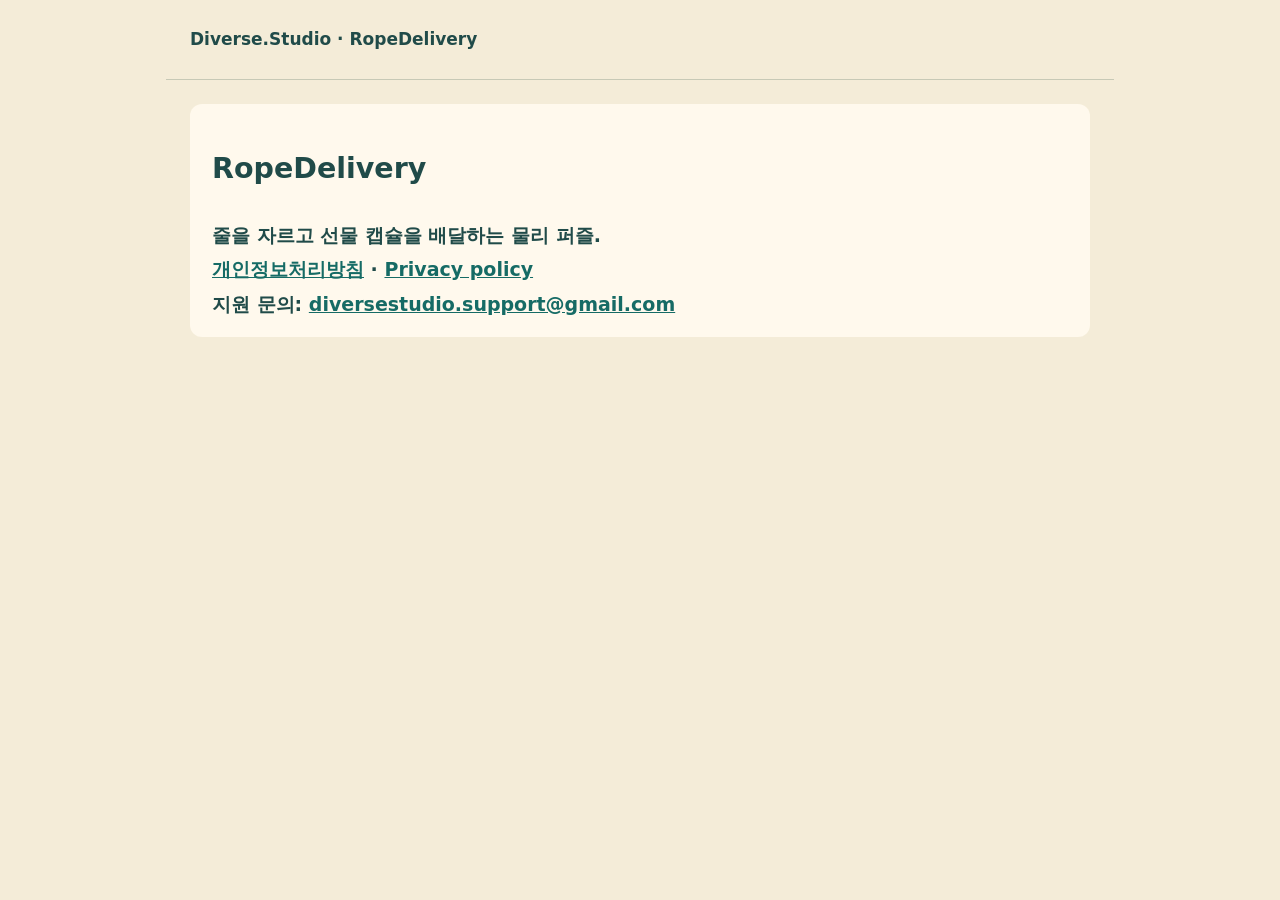
<file: index.html>
<!doctype html><html lang="ko"><head><meta charset="utf-8"><meta name="viewport" content="width=device-width,initial-scale=1"><title>RopeDelivery Support · Diverse.Studio</title><link rel="stylesheet" href="style.css"></head><body><header><b>Diverse.Studio · RopeDelivery</b></header><main><section><h1>RopeDelivery</h1><p>줄을 자르고 선물 캡슐을 배달하는 물리 퍼즐.</p><p><a href="privacy-ko.html">개인정보처리방침</a> · <a href="privacy-en.html">Privacy policy</a></p><p>지원 문의: <a href="mailto:diversestudio.support@gmail.com">diversestudio.support@gmail.com</a></p></section></main></body></html>
</file>
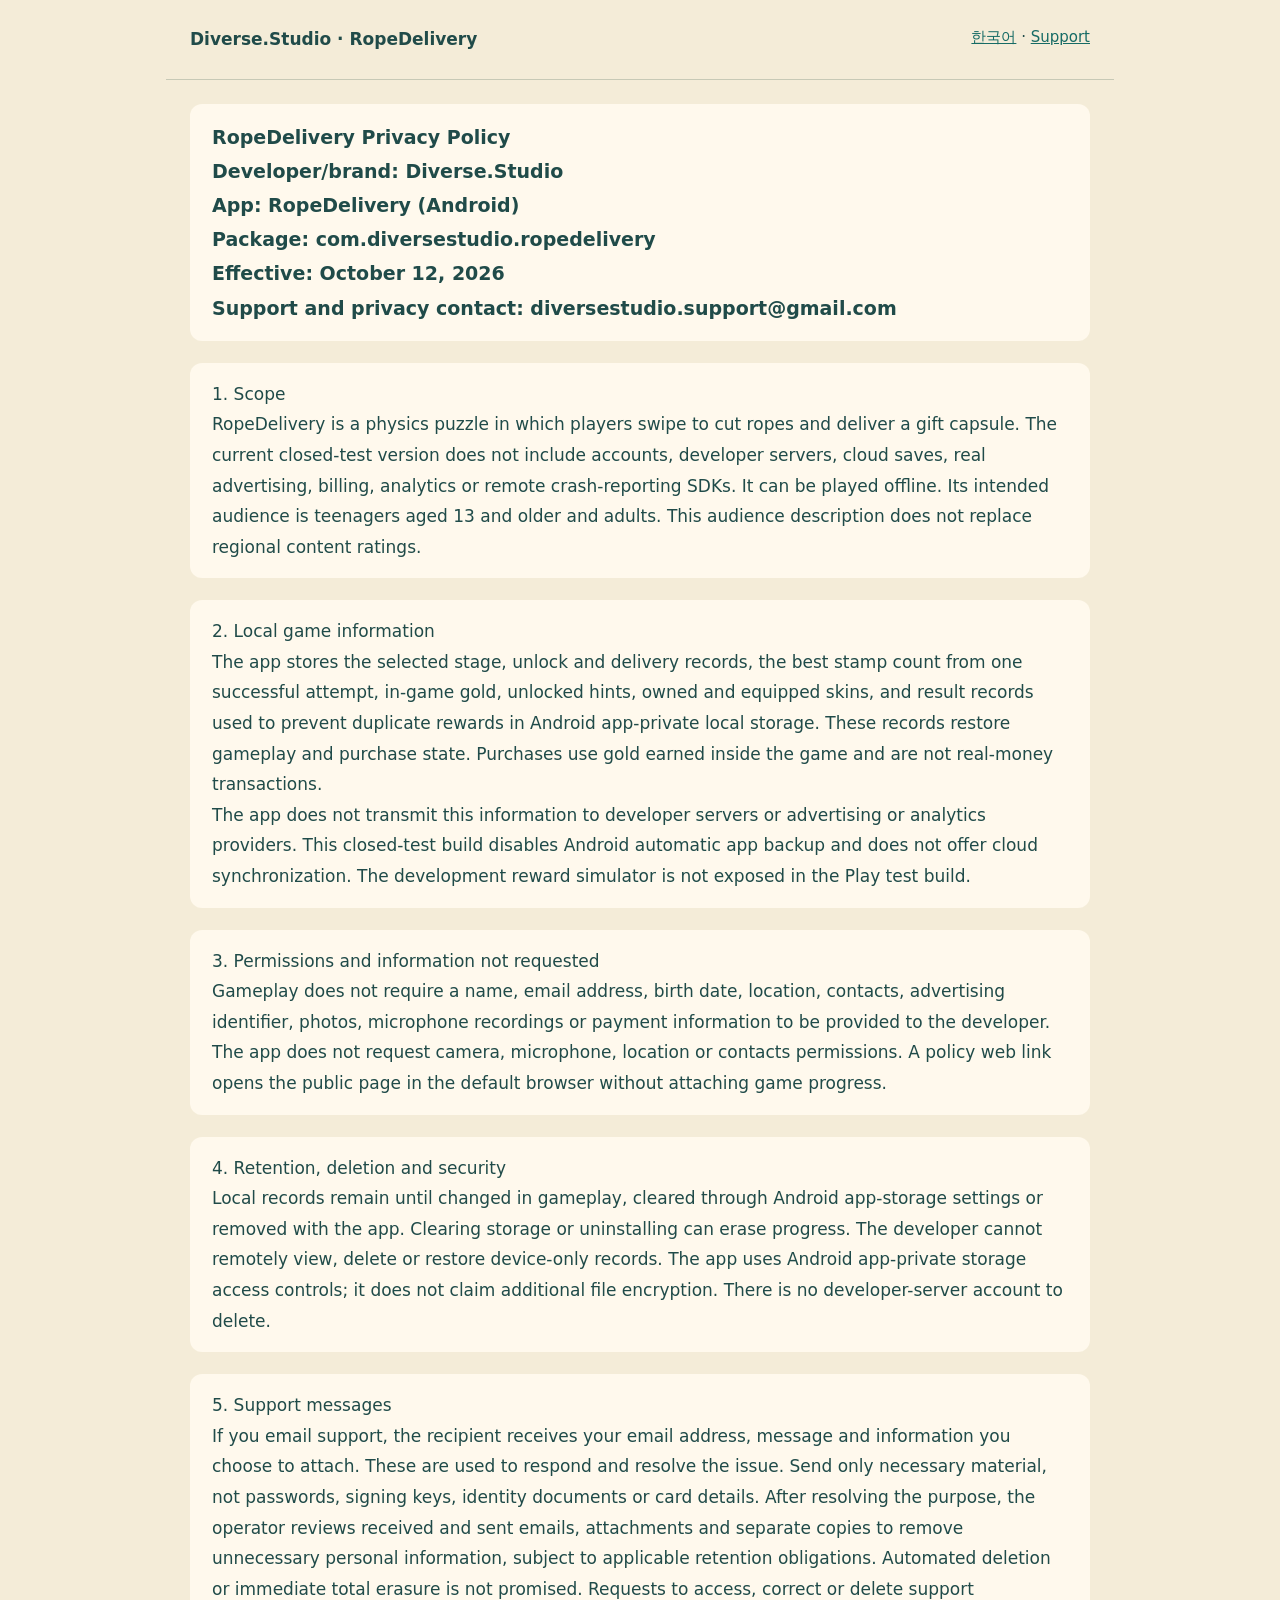
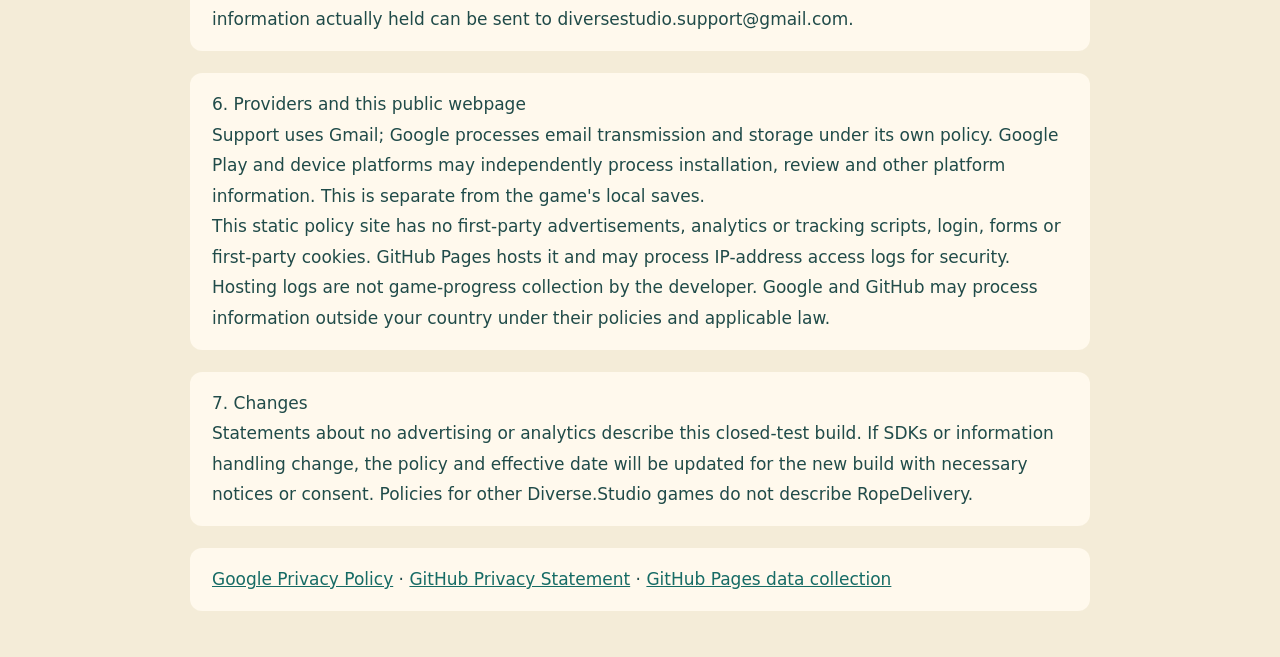
<file: privacy-en.html>
<!doctype html><html lang="en"><head><meta charset="utf-8"><meta name="viewport" content="width=device-width,initial-scale=1"><title>RopeDelivery Privacy Policy</title><link rel="stylesheet" href="style.css"></head><body><header><b>Diverse.Studio · RopeDelivery</b><nav><a href="privacy-ko.html">한국어</a> · <a href="mailto:diversestudio.support@gmail.com">Support</a></nav></header><main><section><p>RopeDelivery Privacy Policy<br>Developer/brand: Diverse.Studio<br>App: RopeDelivery (Android)<br>Package: com.diversestudio.ropedelivery<br>Effective: October 12, 2026<br>Support and privacy contact: diversestudio.support@gmail.com</p></section><section><p>1. Scope<br>RopeDelivery is a physics puzzle in which players swipe to cut ropes and deliver a gift capsule. The current closed-test version does not include accounts, developer servers, cloud saves, real advertising, billing, analytics or remote crash-reporting SDKs. It can be played offline. Its intended audience is teenagers aged 13 and older and adults. This audience description does not replace regional content ratings.</p></section><section><p>2. Local game information<br>The app stores the selected stage, unlock and delivery records, the best stamp count from one successful attempt, in-game gold, unlocked hints, owned and equipped skins, and result records used to prevent duplicate rewards in Android app-private local storage. These records restore gameplay and purchase state. Purchases use gold earned inside the game and are not real-money transactions.<br>The app does not transmit this information to developer servers or advertising or analytics providers. This closed-test build disables Android automatic app backup and does not offer cloud synchronization. The development reward simulator is not exposed in the Play test build.</p></section><section><p>3. Permissions and information not requested<br>Gameplay does not require a name, email address, birth date, location, contacts, advertising identifier, photos, microphone recordings or payment information to be provided to the developer. The app does not request camera, microphone, location or contacts permissions. A policy web link opens the public page in the default browser without attaching game progress.</p></section><section><p>4. Retention, deletion and security<br>Local records remain until changed in gameplay, cleared through Android app-storage settings or removed with the app. Clearing storage or uninstalling can erase progress. The developer cannot remotely view, delete or restore device-only records. The app uses Android app-private storage access controls; it does not claim additional file encryption. There is no developer-server account to delete.</p></section><section><p>5. Support messages<br>If you email support, the recipient receives your email address, message and information you choose to attach. These are used to respond and resolve the issue. Send only necessary material, not passwords, signing keys, identity documents or card details. After resolving the purpose, the operator reviews received and sent emails, attachments and separate copies to remove unnecessary personal information, subject to applicable retention obligations. Automated deletion or immediate total erasure is not promised. Requests to access, correct or delete support information actually held can be sent to diversestudio.support@gmail.com.</p></section><section><p>6. Providers and this public webpage<br>Support uses Gmail; Google processes email transmission and storage under its own policy. Google Play and device platforms may independently process installation, review and other platform information. This is separate from the game&#x27;s local saves.<br>This static policy site has no first-party advertisements, analytics or tracking scripts, login, forms or first-party cookies. GitHub Pages hosts it and may process IP-address access logs for security. Hosting logs are not game-progress collection by the developer. Google and GitHub may process information outside your country under their policies and applicable law.</p></section><section><p>7. Changes<br>Statements about no advertising or analytics describe this closed-test build. If SDKs or information handling change, the policy and effective date will be updated for the new build with necessary notices or consent. Policies for other Diverse.Studio games do not describe RopeDelivery.</p></section><section><p><a href="https://policies.google.com/privacy">Google Privacy Policy</a> · <a href="https://docs.github.com/en/site-policy/privacy-policies/github-general-privacy-statement">GitHub Privacy Statement</a> · <a href="https://docs.github.com/en/pages/getting-started-with-github-pages/what-is-github-pages#data-collection">GitHub Pages data collection</a></p></section></main></body></html>
</file>
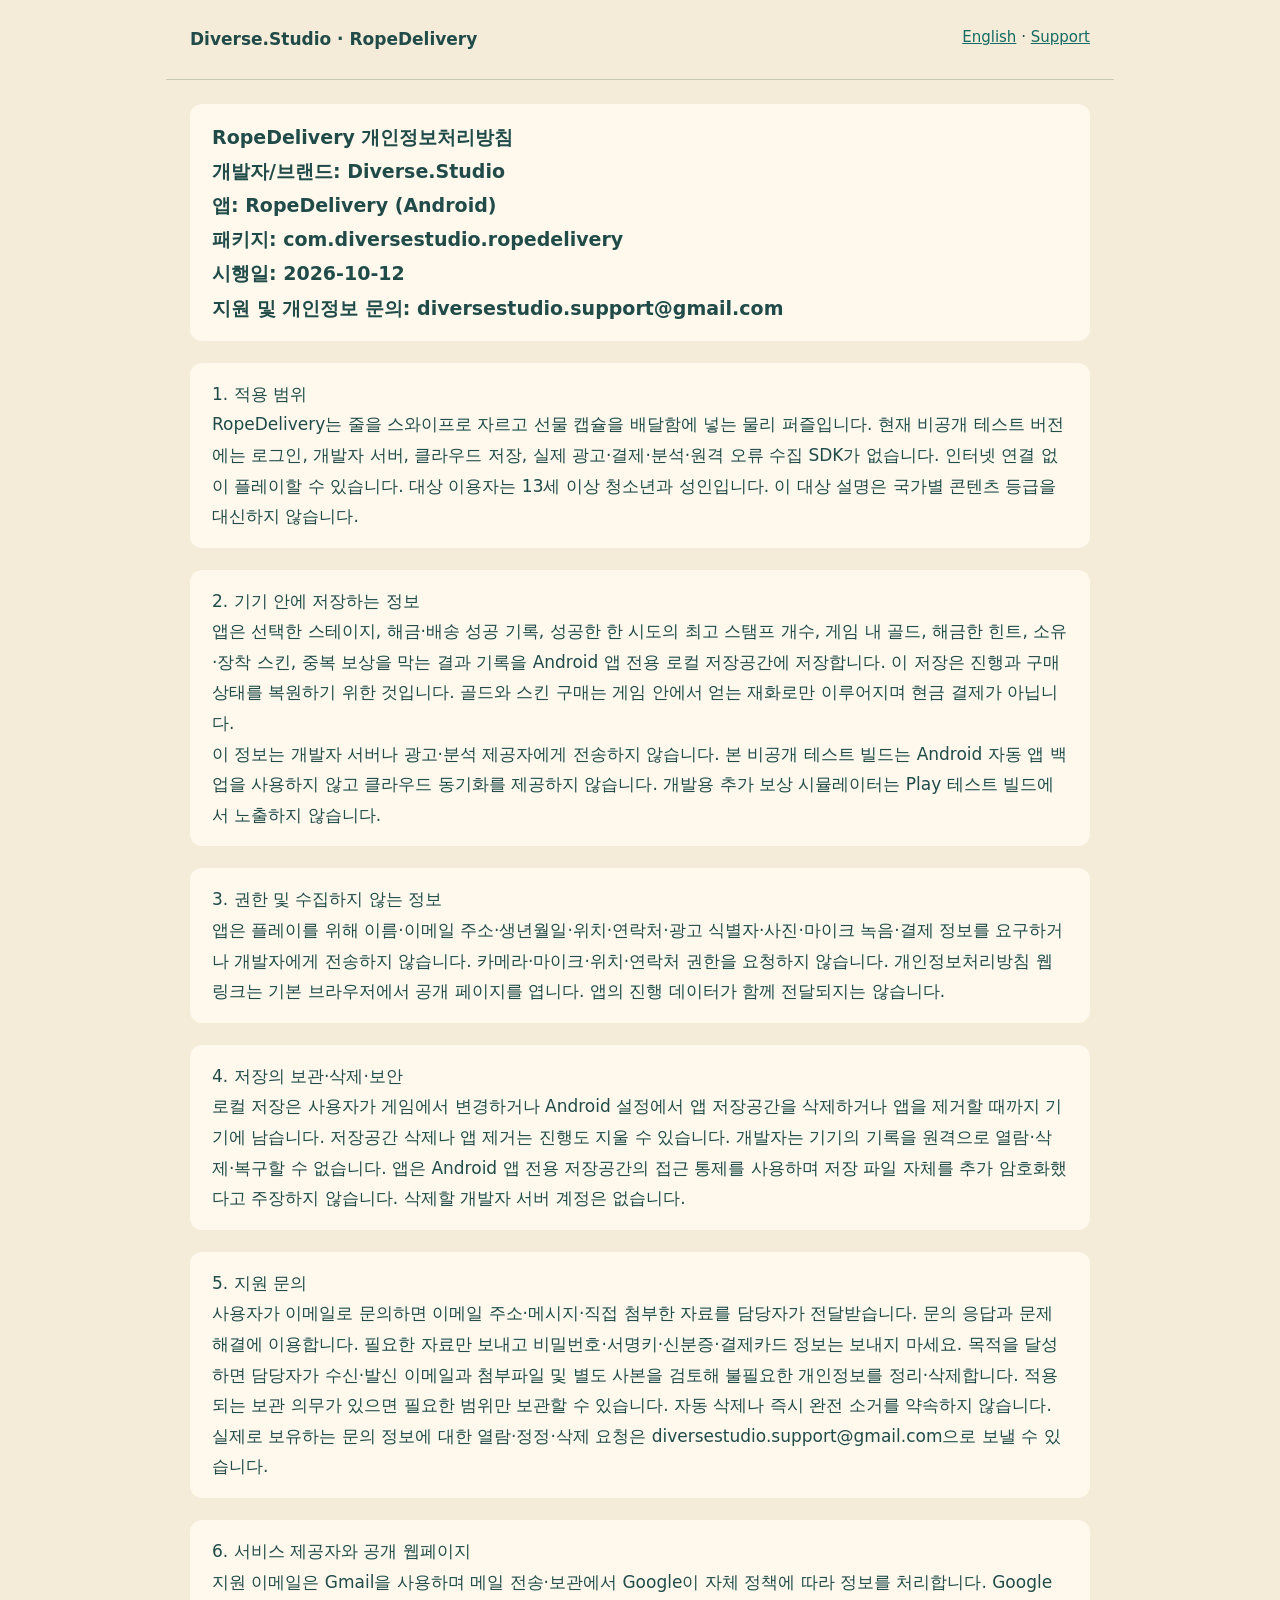
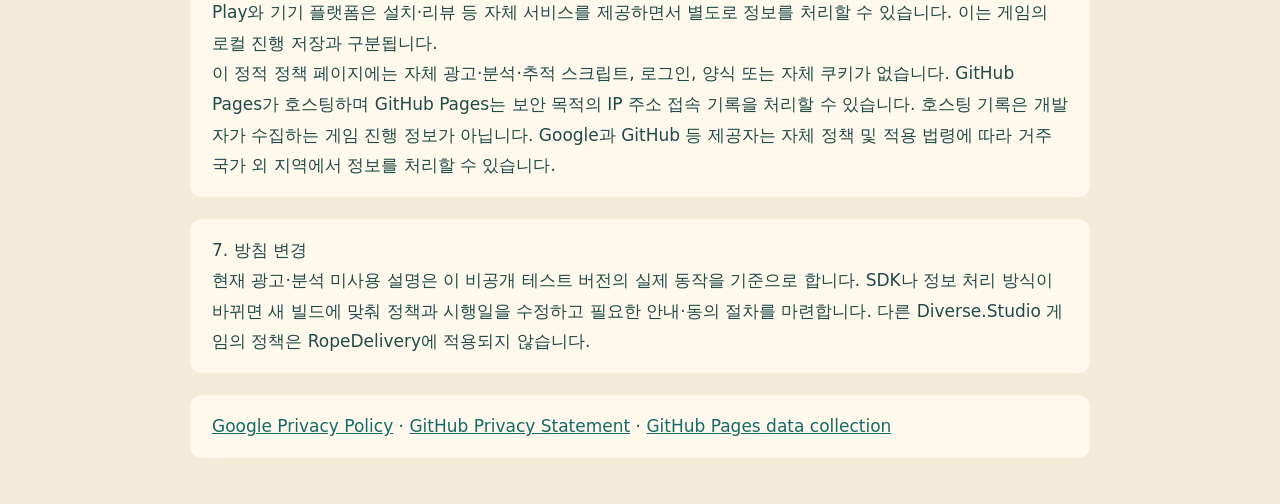
<file: privacy-ko.html>
<!doctype html><html lang="ko"><head><meta charset="utf-8"><meta name="viewport" content="width=device-width,initial-scale=1"><title>RopeDelivery 개인정보처리방침</title><link rel="stylesheet" href="style.css"></head><body><header><b>Diverse.Studio · RopeDelivery</b><nav><a href="privacy-en.html">English</a> · <a href="mailto:diversestudio.support@gmail.com">Support</a></nav></header><main><section><p>RopeDelivery 개인정보처리방침<br>개발자/브랜드: Diverse.Studio<br>앱: RopeDelivery (Android)<br>패키지: com.diversestudio.ropedelivery<br>시행일: 2026-10-12<br>지원 및 개인정보 문의: diversestudio.support@gmail.com</p></section><section><p>1. 적용 범위<br>RopeDelivery는 줄을 스와이프로 자르고 선물 캡슐을 배달함에 넣는 물리 퍼즐입니다. 현재 비공개 테스트 버전에는 로그인, 개발자 서버, 클라우드 저장, 실제 광고·결제·분석·원격 오류 수집 SDK가 없습니다. 인터넷 연결 없이 플레이할 수 있습니다. 대상 이용자는 13세 이상 청소년과 성인입니다. 이 대상 설명은 국가별 콘텐츠 등급을 대신하지 않습니다.</p></section><section><p>2. 기기 안에 저장하는 정보<br>앱은 선택한 스테이지, 해금·배송 성공 기록, 성공한 한 시도의 최고 스탬프 개수, 게임 내 골드, 해금한 힌트, 소유·장착 스킨, 중복 보상을 막는 결과 기록을 Android 앱 전용 로컬 저장공간에 저장합니다. 이 저장은 진행과 구매 상태를 복원하기 위한 것입니다. 골드와 스킨 구매는 게임 안에서 얻는 재화로만 이루어지며 현금 결제가 아닙니다.<br>이 정보는 개발자 서버나 광고·분석 제공자에게 전송하지 않습니다. 본 비공개 테스트 빌드는 Android 자동 앱 백업을 사용하지 않고 클라우드 동기화를 제공하지 않습니다. 개발용 추가 보상 시뮬레이터는 Play 테스트 빌드에서 노출하지 않습니다.</p></section><section><p>3. 권한 및 수집하지 않는 정보<br>앱은 플레이를 위해 이름·이메일 주소·생년월일·위치·연락처·광고 식별자·사진·마이크 녹음·결제 정보를 요구하거나 개발자에게 전송하지 않습니다. 카메라·마이크·위치·연락처 권한을 요청하지 않습니다. 개인정보처리방침 웹 링크는 기본 브라우저에서 공개 페이지를 엽니다. 앱의 진행 데이터가 함께 전달되지는 않습니다.</p></section><section><p>4. 저장의 보관·삭제·보안<br>로컬 저장은 사용자가 게임에서 변경하거나 Android 설정에서 앱 저장공간을 삭제하거나 앱을 제거할 때까지 기기에 남습니다. 저장공간 삭제나 앱 제거는 진행도 지울 수 있습니다. 개발자는 기기의 기록을 원격으로 열람·삭제·복구할 수 없습니다. 앱은 Android 앱 전용 저장공간의 접근 통제를 사용하며 저장 파일 자체를 추가 암호화했다고 주장하지 않습니다. 삭제할 개발자 서버 계정은 없습니다.</p></section><section><p>5. 지원 문의<br>사용자가 이메일로 문의하면 이메일 주소·메시지·직접 첨부한 자료를 담당자가 전달받습니다. 문의 응답과 문제 해결에 이용합니다. 필요한 자료만 보내고 비밀번호·서명키·신분증·결제카드 정보는 보내지 마세요. 목적을 달성하면 담당자가 수신·발신 이메일과 첨부파일 및 별도 사본을 검토해 불필요한 개인정보를 정리·삭제합니다. 적용되는 보관 의무가 있으면 필요한 범위만 보관할 수 있습니다. 자동 삭제나 즉시 완전 소거를 약속하지 않습니다. 실제로 보유하는 문의 정보에 대한 열람·정정·삭제 요청은 diversestudio.support@gmail.com으로 보낼 수 있습니다.</p></section><section><p>6. 서비스 제공자와 공개 웹페이지<br>지원 이메일은 Gmail을 사용하며 메일 전송·보관에서 Google이 자체 정책에 따라 정보를 처리합니다. Google Play와 기기 플랫폼은 설치·리뷰 등 자체 서비스를 제공하면서 별도로 정보를 처리할 수 있습니다. 이는 게임의 로컬 진행 저장과 구분됩니다.<br>이 정적 정책 페이지에는 자체 광고·분석·추적 스크립트, 로그인, 양식 또는 자체 쿠키가 없습니다. GitHub Pages가 호스팅하며 GitHub Pages는 보안 목적의 IP 주소 접속 기록을 처리할 수 있습니다. 호스팅 기록은 개발자가 수집하는 게임 진행 정보가 아닙니다. Google과 GitHub 등 제공자는 자체 정책 및 적용 법령에 따라 거주 국가 외 지역에서 정보를 처리할 수 있습니다.</p></section><section><p>7. 방침 변경<br>현재 광고·분석 미사용 설명은 이 비공개 테스트 버전의 실제 동작을 기준으로 합니다. SDK나 정보 처리 방식이 바뀌면 새 빌드에 맞춰 정책과 시행일을 수정하고 필요한 안내·동의 절차를 마련합니다. 다른 Diverse.Studio 게임의 정책은 RopeDelivery에 적용되지 않습니다.</p></section><section><p><a href="https://policies.google.com/privacy">Google Privacy Policy</a> · <a href="https://docs.github.com/en/site-policy/privacy-policies/github-general-privacy-statement">GitHub Privacy Statement</a> · <a href="https://docs.github.com/en/pages/getting-started-with-github-pages/what-is-github-pages#data-collection">GitHub Pages data collection</a></p></section></main></body></html>
</file>
<file: style.css>
body{margin:0;background:#f4ecd8;color:#204b49;font:17px/1.8 system-ui,sans-serif}header,main{max-width:900px;margin:auto;padding:24px}header{display:flex;flex-wrap:wrap;gap:20px;justify-content:space-between;border-bottom:1px solid #c7c9b6}section{margin:0 0 22px;padding:16px 22px;background:#fff9ed;border-radius:12px}section:first-child{font-size:19px;font-weight:600}a{color:#166b65}p{margin:0}nav{font-size:15px}
</file>
